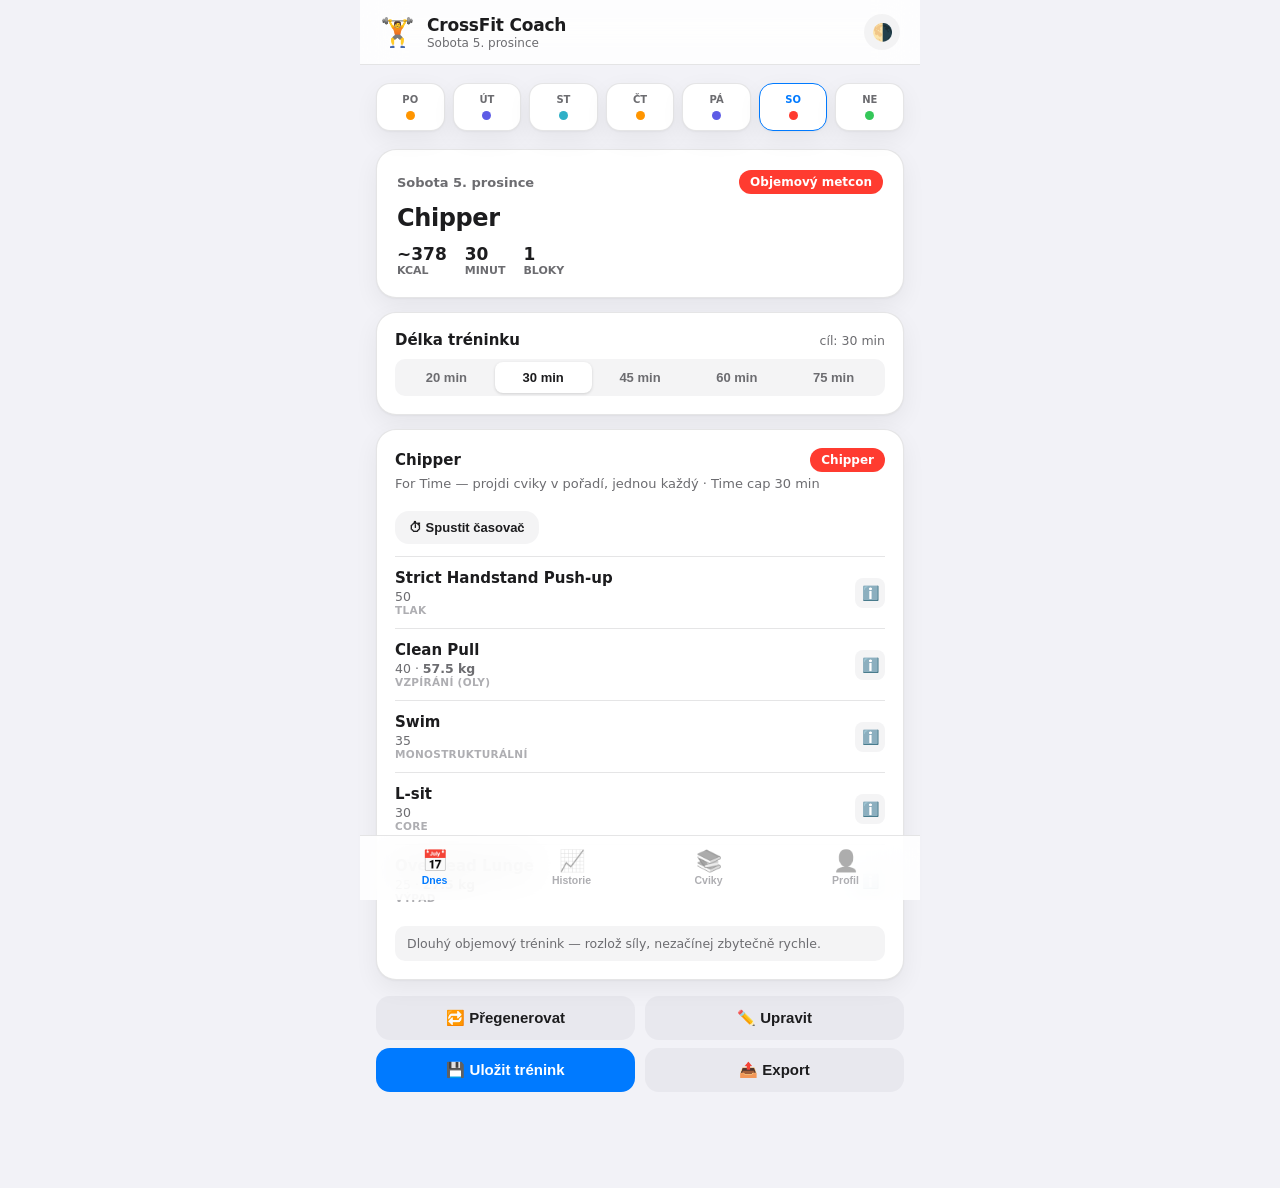
<file: crossfit/index.html>
<!DOCTYPE html>
<html lang="cs">
<head>
<meta charset="UTF-8" />
<meta name="viewport" content="width=device-width, initial-scale=1, viewport-fit=cover, maximum-scale=1" />
<title>CrossFit Coach</title>
<meta name="description" content="Apple-style CrossFit trenér — inteligentní generátor tréninků na míru." />
<meta name="theme-color" content="#0B0B10" />
<link rel="manifest" href="manifest.json" />
<link rel="icon" href="icon.svg" type="image/svg+xml" />
<link rel="apple-touch-icon" href="icon.svg" />
<meta name="apple-mobile-web-app-capable" content="yes" />
<meta name="apple-mobile-web-app-status-bar-style" content="black-translucent" />
<meta name="apple-mobile-web-app-title" content="CF Coach" />
<link rel="preconnect" href="https://fonts.googleapis.com" />
<link rel="preconnect" href="https://fonts.gstatic.com" crossorigin />
<link href="https://fonts.googleapis.com/css2?family=Sora:wght@400;600;700;800&display=swap" rel="stylesheet" />
<link rel="stylesheet" href="style.css" />
</head>
<body>

<div id="app">

  <header class="topbar">
    <div class="topbar-title">
      <span class="topbar-logo">🏋️</span>
      <div>
        <h1>CrossFit Coach</h1>
        <p id="topbar-subtitle" class="topbar-subtitle">Tvůj denní trénink</p>
      </div>
    </div>
    <button id="theme-toggle" class="icon-btn" title="Přepnout motiv" aria-label="Přepnout motiv">🌗</button>
  </header>

  <main id="screen" class="screen"></main>

  <nav class="tabbar" id="tabbar">
    <button class="tab-item active" data-tab="today">
      <span class="tab-icon">📅</span><span>Dnes</span>
    </button>
    <button class="tab-item" data-tab="history">
      <span class="tab-icon">📈</span><span>Historie</span>
    </button>
    <button class="tab-item" data-tab="library">
      <span class="tab-icon">📚</span><span>Cviky</span>
    </button>
    <button class="tab-item" data-tab="profile">
      <span class="tab-icon">👤</span><span>Profil</span>
    </button>
  </nav>

</div>

<!-- Bottom sheet: detail cviku -->
<div id="sheet-exercise" class="sheet-overlay hidden">
  <div class="sheet">
    <div class="sheet-handle"></div>
    <div id="sheet-exercise-content"></div>
  </div>
</div>

<!-- Bottom sheet: výměna cviku -->
<div id="sheet-swap" class="sheet-overlay hidden">
  <div class="sheet">
    <div class="sheet-handle"></div>
    <div id="sheet-swap-content"></div>
  </div>
</div>

<!-- Modal: export karty -->
<div id="modal-share" class="modal-overlay hidden">
  <div class="modal modal-share">
    <button class="icon-btn modal-close" id="share-close" aria-label="Zavřít">✕</button>
    <div id="share-preview" class="share-preview"></div>
    <div class="modal-actions">
      <button id="share-download" class="btn btn-secondary">⬇️ Stáhnout PNG</button>
      <button id="share-native" class="btn btn-primary">📤 Sdílet</button>
    </div>
  </div>
</div>

<!-- Modal: tréninkový timer -->
<div id="modal-timer" class="modal-overlay hidden">
  <div class="modal modal-timer">
    <button class="icon-btn modal-close" id="timer-close" aria-label="Zavřít">✕</button>
    <button class="icon-btn" id="timer-mute" aria-label="Ztlumit" style="position:absolute; top:12px; left:12px; z-index:2;">🔈</button>
    <div class="timer-header">
      <span id="timer-title" class="timer-title"></span>
      <span id="timer-format-badge" class="badge"></span>
    </div>
    <div id="timer-phase" class="timer-phase"></div>
    <div id="timer-display" class="timer-display">00:00</div>
    <div id="timer-sub" class="timer-sub"></div>
    <div id="timer-extra"></div>
    <div class="timer-controls btn-row">
      <button class="btn btn-secondary" id="timer-reset">🔄 Reset</button>
      <button class="btn btn-primary" id="timer-toggle">▶️ Start</button>
    </div>
  </div>
</div>

<div id="toast" class="toast hidden"></div>

<script src="data/exercises.js"></script>
<script src="js/storage.js"></script>
<script src="js/generator.js"></script>
<script src="js/share.js"></script>
<script src="js/strava.js"></script>
<script src="js/timer.js"></script>
<script src="js/app.js"></script>
</body>
</html>
</file>
<file: crossfit/style.css>
/* ==========================================================================
   CrossFit Coach — Apple-style (HIG) mobilní vzhled
   ========================================================================== */

*, *::before, *::after { box-sizing: border-box; margin: 0; padding: 0; -webkit-tap-highlight-color: transparent; }

:root {
  --bg: #F2F2F7;
  --bg-elevated: #FFFFFF;
  --surface: rgba(255,255,255,0.86);
  --surface-2: rgba(120,120,128,0.08);
  --border: rgba(60,60,67,0.13);
  --text: #1C1C1E;
  --text-2: #6C6C70;
  --text-3: #AEAEB2;
  --accent: #007AFF;
  --accent-2: #5E5CE6;
  --green: #34C759;
  --red: #FF3B30;
  --orange: #FF9500;
  --teal: #30B0C7;
  --card-shadow: 0 1px 2px rgba(0,0,0,0.04), 0 8px 24px rgba(0,0,0,0.06);
  --radius-lg: 20px;
  --radius-md: 14px;
  --radius-sm: 10px;
  --font: -apple-system, BlinkMacSystemFont, 'SF Pro Text', 'SF Pro Display', 'Inter', system-ui, sans-serif;
  --font-display: 'Sora', -apple-system, sans-serif;
  --safe-top: env(safe-area-inset-top, 0px);
  --safe-bottom: env(safe-area-inset-bottom, 0px);
}

@media (prefers-color-scheme: dark) {
  :root:not([data-theme="light"]) {
    --bg: #000000;
    --bg-elevated: #1C1C1E;
    --surface: rgba(28,28,30,0.86);
    --surface-2: rgba(120,120,128,0.16);
    --border: rgba(84,84,88,0.4);
    --text: #F2F2F7;
    --text-2: #98989D;
    --text-3: #636366;
    --card-shadow: 0 1px 2px rgba(0,0,0,0.3), 0 8px 24px rgba(0,0,0,0.35);
  }
}
:root[data-theme="dark"] {
  --bg: #000000;
  --bg-elevated: #1C1C1E;
  --surface: rgba(28,28,30,0.86);
  --surface-2: rgba(120,120,128,0.16);
  --border: rgba(84,84,88,0.4);
  --text: #F2F2F7;
  --text-2: #98989D;
  --text-3: #636366;
  --card-shadow: 0 1px 2px rgba(0,0,0,0.3), 0 8px 24px rgba(0,0,0,0.35);
}

html { font-size: 16px; }
body {
  font-family: var(--font);
  background: var(--bg);
  color: var(--text);
  -webkit-font-smoothing: antialiased;
  min-height: 100vh;
  overscroll-behavior-y: none;
}

#app {
  max-width: 560px;
  margin: 0 auto;
  min-height: 100vh;
  display: flex;
  flex-direction: column;
  background: var(--bg);
}

/* ===== TOPBAR ===== */
.topbar {
  position: sticky; top: 0; z-index: 40;
  display: flex; align-items: center; justify-content: space-between;
  padding: calc(var(--safe-top) + 14px) 20px 14px;
  background: var(--surface);
  backdrop-filter: blur(20px); -webkit-backdrop-filter: blur(20px);
  border-bottom: 1px solid var(--border);
}
.topbar-title { display: flex; align-items: center; gap: 12px; }
.topbar-logo { font-size: 28px; }
.topbar h1 { font-size: 17px; font-weight: 700; letter-spacing: -0.2px; }
.topbar-subtitle { font-size: 12px; color: var(--text-2); font-weight: 500; margin-top: 1px; }
.icon-btn {
  width: 36px; height: 36px; border-radius: 50%; border: none;
  background: var(--surface-2); font-size: 17px; cursor: pointer;
  display: flex; align-items: center; justify-content: center;
  color: var(--text);
}
.icon-btn:active { transform: scale(0.92); }

/* ===== SCREEN ===== */
.screen { flex: 1; padding: 18px 16px calc(96px + var(--safe-bottom)); }
.screen-section { margin-bottom: 26px; }
.section-title { font-size: 13px; font-weight: 700; text-transform: uppercase; letter-spacing: 0.5px; color: var(--text-2); margin: 0 4px 10px; }
.screen-heading { font-size: 28px; font-weight: 800; letter-spacing: -0.5px; margin: 4px 4px 16px; }
.screen-subheading { font-size: 14px; color: var(--text-2); margin: -10px 4px 18px; }

/* ===== TABBAR ===== */
.tabbar {
  position: fixed; left: 50%; transform: translateX(-50%);
  bottom: 0; width: 100%; max-width: 560px; z-index: 50;
  display: flex; justify-content: space-around;
  padding: 8px 6px calc(8px + var(--safe-bottom));
  background: var(--surface);
  backdrop-filter: blur(20px); -webkit-backdrop-filter: blur(20px);
  border-top: 1px solid var(--border);
}
.tab-item {
  flex: 1; display: flex; flex-direction: column; align-items: center; gap: 3px;
  background: none; border: none; color: var(--text-3); font-size: 10.5px; font-weight: 600;
  padding: 6px 0; cursor: pointer; border-radius: 12px;
}
.tab-item .tab-icon { font-size: 21px; line-height: 1; filter: grayscale(1); opacity: 0.55; }
.tab-item.active { color: var(--accent); }
.tab-item.active .tab-icon { filter: none; opacity: 1; }

/* ===== CARDS ===== */
.card {
  background: var(--bg-elevated);
  border-radius: var(--radius-lg);
  box-shadow: var(--card-shadow);
  padding: 18px;
  margin-bottom: 14px;
  border: 1px solid var(--border);
}
.card-flat { background: var(--surface-2); box-shadow: none; border: none; }

/* ===== WEEKLY STRIP ===== */
.week-strip { display: flex; gap: 8px; margin-bottom: 18px; }
.week-day {
  flex: 1; display: flex; flex-direction: column; align-items: center; gap: 6px;
  padding: 10px 2px; border-radius: var(--radius-md); background: var(--bg-elevated);
  border: 1.5px solid var(--border); cursor: pointer; box-shadow: var(--card-shadow);
}
.week-day .wd-label { font-size: 10px; font-weight: 700; color: var(--text-2); text-transform: uppercase; }
.week-day .wd-dot { width: 9px; height: 9px; border-radius: 50%; }
.week-day.selected { border-color: var(--accent); }
.week-day.is-today .wd-label { color: var(--accent); }

/* ===== DAY-TYPE BADGE COLORS ===== */
.dot-strength, .badge-strength { background: var(--orange); }
.dot-gymnastics, .badge-gymnastics { background: var(--accent-2); }
.dot-monostructural, .badge-monostructural { background: var(--teal); }
.dot-chipper, .badge-chipper { background: var(--red); }
.dot-rest, .badge-rest { background: var(--green); }

.badge {
  display: inline-flex; align-items: center; gap: 6px;
  padding: 5px 11px; border-radius: 100px; font-size: 12px; font-weight: 700; color: #fff;
}
.badge-outline {
  color: var(--text); background: var(--surface-2); font-weight: 600;
}

/* ===== WORKOUT HEADER CARD ===== */
.workout-hero { padding: 20px; }
.workout-hero-top { display: flex; align-items: center; justify-content: space-between; margin-bottom: 10px; }
.workout-hero-date { font-size: 13px; color: var(--text-2); font-weight: 600; }
.workout-hero-title { font-size: 24px; font-weight: 800; letter-spacing: -0.4px; margin: 6px 0 12px; }
.workout-hero-stats { display: flex; gap: 18px; }
.hero-stat { display: flex; flex-direction: column; }
.hero-stat b { font-size: 17px; font-weight: 800; }
.hero-stat span { font-size: 11px; color: var(--text-2); font-weight: 600; text-transform: uppercase; }

/* ===== BLOCK ===== */
.block-title-row { display: flex; align-items: center; justify-content: space-between; margin-bottom: 4px; }
.block-title { font-size: 15px; font-weight: 800; }
.block-scheme { font-size: 13px; color: var(--text-2); margin-bottom: 12px; font-weight: 500; }
.block-notes { font-size: 12.5px; color: var(--text-2); margin-top: 10px; padding: 10px 12px; background: var(--surface-2); border-radius: var(--radius-sm); }

.ex-row {
  display: flex; align-items: center; justify-content: space-between; gap: 10px;
  padding: 12px 0; border-top: 1px solid var(--border);
}
.ex-row:first-of-type { border-top: none; }
.ex-main { flex: 1; min-width: 0; }
.ex-name { font-size: 15px; font-weight: 700; }
.ex-meta { font-size: 12.5px; color: var(--text-2); margin-top: 2px; }
.ex-pattern-tag { font-size: 10.5px; color: var(--text-3); text-transform: uppercase; font-weight: 700; letter-spacing: 0.3px; }
.ex-actions { display: flex; gap: 6px; flex-shrink: 0; }
.ex-icon-btn {
  width: 30px; height: 30px; border-radius: 8px; border: none; background: var(--surface-2);
  font-size: 14px; cursor: pointer; color: var(--text-2);
}

.stepper { display: flex; align-items: center; gap: 8px; }
.stepper button {
  width: 26px; height: 26px; border-radius: 50%; border: none; background: var(--surface-2);
  font-size: 15px; font-weight: 700; cursor: pointer; color: var(--text);
}
.stepper input {
  width: 54px; text-align: center; border: none; background: transparent; font-size: 14px; font-weight: 700; color: var(--text);
}

/* ===== BUTTONS ===== */
.btn {
  border: none; border-radius: var(--radius-md); padding: 13px 18px; font-size: 15px; font-weight: 700;
  cursor: pointer; display: inline-flex; align-items: center; justify-content: center; gap: 6px;
  width: 100%;
}
.btn:active { transform: scale(0.98); }
.btn-primary { background: var(--accent); color: #fff; }
.btn-secondary { background: var(--surface-2); color: var(--text); }
.btn-danger { background: rgba(255,59,48,0.12); color: var(--red); }
.btn-row { display: flex; gap: 10px; margin-top: 4px; }
.btn-row .btn { flex: 1; }
.btn-sm { padding: 9px 14px; font-size: 13px; width: auto; }
.btn-block { margin-top: 8px; }

/* ===== SEGMENTED CONTROL ===== */
.segmented { display: flex; background: var(--surface-2); border-radius: var(--radius-sm); padding: 3px; }
.segmented button {
  flex: 1; border: none; background: transparent; padding: 8px 6px; font-size: 13px; font-weight: 600;
  color: var(--text-2); border-radius: 8px; cursor: pointer;
}
.segmented button.active { background: var(--bg-elevated); color: var(--text); box-shadow: 0 1px 3px rgba(0,0,0,0.15); }

/* ===== CHIPS ===== */
.chip-group { display: flex; flex-wrap: wrap; gap: 8px; }
.chip {
  padding: 8px 14px; border-radius: 100px; font-size: 13px; font-weight: 600;
  background: var(--surface-2); color: var(--text-2); border: 1.5px solid transparent; cursor: pointer;
}
.chip.active { background: rgba(0,122,255,0.14); color: var(--accent); border-color: var(--accent); }
.chip.chip-danger.active { background: rgba(255,59,48,0.14); color: var(--red); border-color: var(--red); }

/* ===== FORMS ===== */
.field { margin-bottom: 18px; }
.field label { display: block; font-size: 13px; font-weight: 700; color: var(--text-2); margin-bottom: 8px; }
.field input[type=number], .field input[type=text], .field select {
  width: 100%; padding: 12px 14px; border-radius: var(--radius-sm); border: 1px solid var(--border);
  background: var(--bg-elevated); color: var(--text); font-size: 15px; font-family: var(--font);
}
.field input[type=range] { width: 100%; }
.field-hint { font-size: 12px; color: var(--text-3); margin-top: 6px; }
.field-row { display: flex; gap: 12px; }
.field-row .field { flex: 1; }
.grid-2 { display: grid; grid-template-columns: 1fr 1fr; gap: 12px; }

.weekly-row { display: flex; align-items: center; justify-content: space-between; padding: 10px 0; border-top: 1px solid var(--border); }
.weekly-row:first-of-type { border-top: none; }
.weekly-row-label { font-size: 14px; font-weight: 700; width: 44px; }
.weekly-row select { flex: 1; margin-left: 12px; padding: 9px 10px; border-radius: var(--radius-sm); border: 1px solid var(--border); background: var(--bg-elevated); color: var(--text); font-size: 13.5px; }

/* ===== LIBRARY ===== */
.search-bar { display: flex; align-items: center; gap: 8px; background: var(--surface-2); border-radius: var(--radius-sm); padding: 10px 14px; margin-bottom: 14px; }
.search-bar input { flex: 1; border: none; background: transparent; font-size: 15px; color: var(--text); font-family: var(--font); }
.lib-item { display: flex; align-items: center; justify-content: space-between; padding: 14px 16px; border-top: 1px solid var(--border); }
.lib-item:first-child { border-top: none; }
.lib-item-name { font-weight: 700; font-size: 15px; }
.lib-item-meta { font-size: 12px; color: var(--text-2); margin-top: 3px; }
.lib-item-chevron { color: var(--text-3); font-size: 18px; }
.filter-scroll { display: flex; gap: 8px; overflow-x: auto; padding-bottom: 4px; margin-bottom: 14px; }
.filter-scroll::-webkit-scrollbar { display: none; }

/* ===== EXERCISE DETAIL SHEET ===== */
.ex-detail-header { margin-bottom: 14px; }
.ex-detail-name { font-size: 22px; font-weight: 800; letter-spacing: -0.3px; }
.ex-detail-tags { display: flex; gap: 6px; flex-wrap: wrap; margin-top: 10px; }
.level-tabs { display: flex; gap: 8px; margin: 16px 0 14px; }
.level-tab { flex: 1; padding: 9px 6px; text-align: center; border-radius: var(--radius-sm); font-size: 12.5px; font-weight: 700; background: var(--surface-2); color: var(--text-2); cursor: pointer; }
.level-tab.active { background: var(--accent); color: #fff; }
.detail-block { margin-bottom: 14px; }
.detail-block h4 { font-size: 12px; text-transform: uppercase; color: var(--text-2); letter-spacing: 0.4px; margin-bottom: 6px; }
.detail-block p { font-size: 14.5px; line-height: 1.45; }
.cue-list { list-style: none; }
.cue-list li { font-size: 14px; padding: 6px 0 6px 20px; position: relative; line-height: 1.4; }
.cue-list li::before { content: '✓'; position: absolute; left: 0; color: var(--green); font-weight: 800; }
.mistake-list li::before { content: '✕'; color: var(--red); }

/* ===== HISTORY ===== */
.history-item { display: flex; align-items: center; justify-content: space-between; padding: 14px 4px; border-top: 1px solid var(--border); cursor: pointer; }
.history-item:first-of-type { border-top: none; }
.history-item-left { display: flex; align-items: center; gap: 12px; }
.history-dot { width: 10px; height: 10px; border-radius: 50%; flex-shrink: 0; }
.history-date { font-weight: 700; font-size: 14.5px; }
.history-sub { font-size: 12.5px; color: var(--text-2); margin-top: 2px; }
.history-kcal { font-size: 13px; color: var(--text-2); font-weight: 700; }

.pr-row { display: flex; align-items: center; justify-content: space-between; padding: 12px 0; border-top: 1px solid var(--border); }
.pr-row:first-of-type { border-top: none; }
.pr-name { font-weight: 700; font-size: 14.5px; }
.pr-value { font-weight: 800; font-size: 16px; color: var(--accent); }
.pr-sparkline { margin-top: 4px; }

.empty-state { text-align: center; padding: 50px 20px; color: var(--text-2); }
.empty-state .es-icon { font-size: 40px; margin-bottom: 10px; }
.empty-state p { font-size: 14px; line-height: 1.5; }

/* ===== SHEETS / MODALS ===== */
.sheet-overlay, .modal-overlay {
  position: fixed; inset: 0; background: rgba(0,0,0,0.45); z-index: 80;
  display: flex; align-items: flex-end; justify-content: center;
  opacity: 1; transition: opacity 0.2s ease;
}
.modal-overlay { align-items: center; padding: 20px; }
.sheet-overlay.hidden, .modal-overlay.hidden { display: none; }
.sheet {
  width: 100%; max-width: 560px; max-height: 84vh; overflow-y: auto;
  background: var(--bg-elevated); border-radius: 22px 22px 0 0;
  padding: 10px 20px calc(28px + var(--safe-bottom));
  animation: sheet-up 0.22s ease;
}
@keyframes sheet-up { from { transform: translateY(24px); opacity: 0.6; } to { transform: translateY(0); opacity: 1; } }
.sheet-handle { width: 36px; height: 5px; border-radius: 3px; background: var(--text-3); opacity: 0.4; margin: 6px auto 14px; }

.modal { position: relative; width: 100%; max-width: 420px; background: var(--bg-elevated); border-radius: var(--radius-lg); padding: 18px; }
.modal-close { position: absolute; top: 12px; right: 12px; z-index: 2; }
.modal-actions { display: flex; gap: 10px; margin-top: 14px; }
.modal-actions .btn { flex: 1; }
.share-preview { width: 100%; border-radius: var(--radius-md); overflow: hidden; background: #0B0B10; display: flex; align-items: center; justify-content: center; min-height: 240px; }
.share-preview canvas { width: 100%; height: auto; display: block; }
.share-preview img { width: 100%; height: auto; display: block; }

/* ===== TIMER ===== */
.modal-timer { max-width: 380px; text-align: center; padding: 28px 18px 22px; }
.timer-header { display: flex; align-items: center; justify-content: center; gap: 10px; margin-bottom: 6px; }
.timer-title { font-size: 14px; font-weight: 700; color: var(--text-2); }
.timer-phase {
  font-size: 13px; font-weight: 800; letter-spacing: 0.5px; text-transform: uppercase;
  color: var(--accent); margin: 14px 0 4px;
}
.timer-phase-work { color: var(--orange); }
.timer-phase-rest { color: var(--teal); }
.timer-phase-warn { color: var(--red); }
.timer-display {
  font-family: var(--font-display), var(--font);
  font-size: 72px; font-weight: 800; letter-spacing: -1px;
  font-variant-numeric: tabular-nums; line-height: 1;
  margin: 6px 0 8px;
}
.timer-sub { font-size: 13px; color: var(--text-2); font-weight: 600; margin-bottom: 10px; }
.timer-rounds { display: flex; align-items: center; justify-content: center; gap: 14px; margin: 6px 0 14px; }
.timer-rounds-val { font-size: 15px; font-weight: 800; min-width: 64px; }
.timer-controls { margin-top: 10px; }

/* ===== SWAP LIST ===== */
.swap-item { display: flex; align-items: center; justify-content: space-between; padding: 13px 4px; border-top: 1px solid var(--border); cursor: pointer; }
.swap-item:first-of-type { border-top: none; }

/* ===== TOAST ===== */
.toast {
  position: fixed; left: 50%; bottom: calc(90px + var(--safe-bottom)); transform: translateX(-50%);
  background: rgba(28,28,30,0.94); color: #fff; padding: 11px 20px; border-radius: 100px;
  font-size: 13.5px; font-weight: 600; z-index: 100; box-shadow: 0 8px 24px rgba(0,0,0,0.3);
  transition: opacity 0.25s ease, transform 0.25s ease;
}
.toast.hidden { opacity: 0; pointer-events: none; transform: translateX(-50%) translateY(8px); }

/* ===== MISC ===== */
.center-text { text-align: center; }
.mt-8 { margin-top: 8px; }
.mt-16 { margin-top: 16px; }
.text-2 { color: var(--text-2); }
.hidden { display: none !important; }

@media (max-width: 380px) {
  .screen { padding-left: 12px; padding-right: 12px; }
}
</file>
